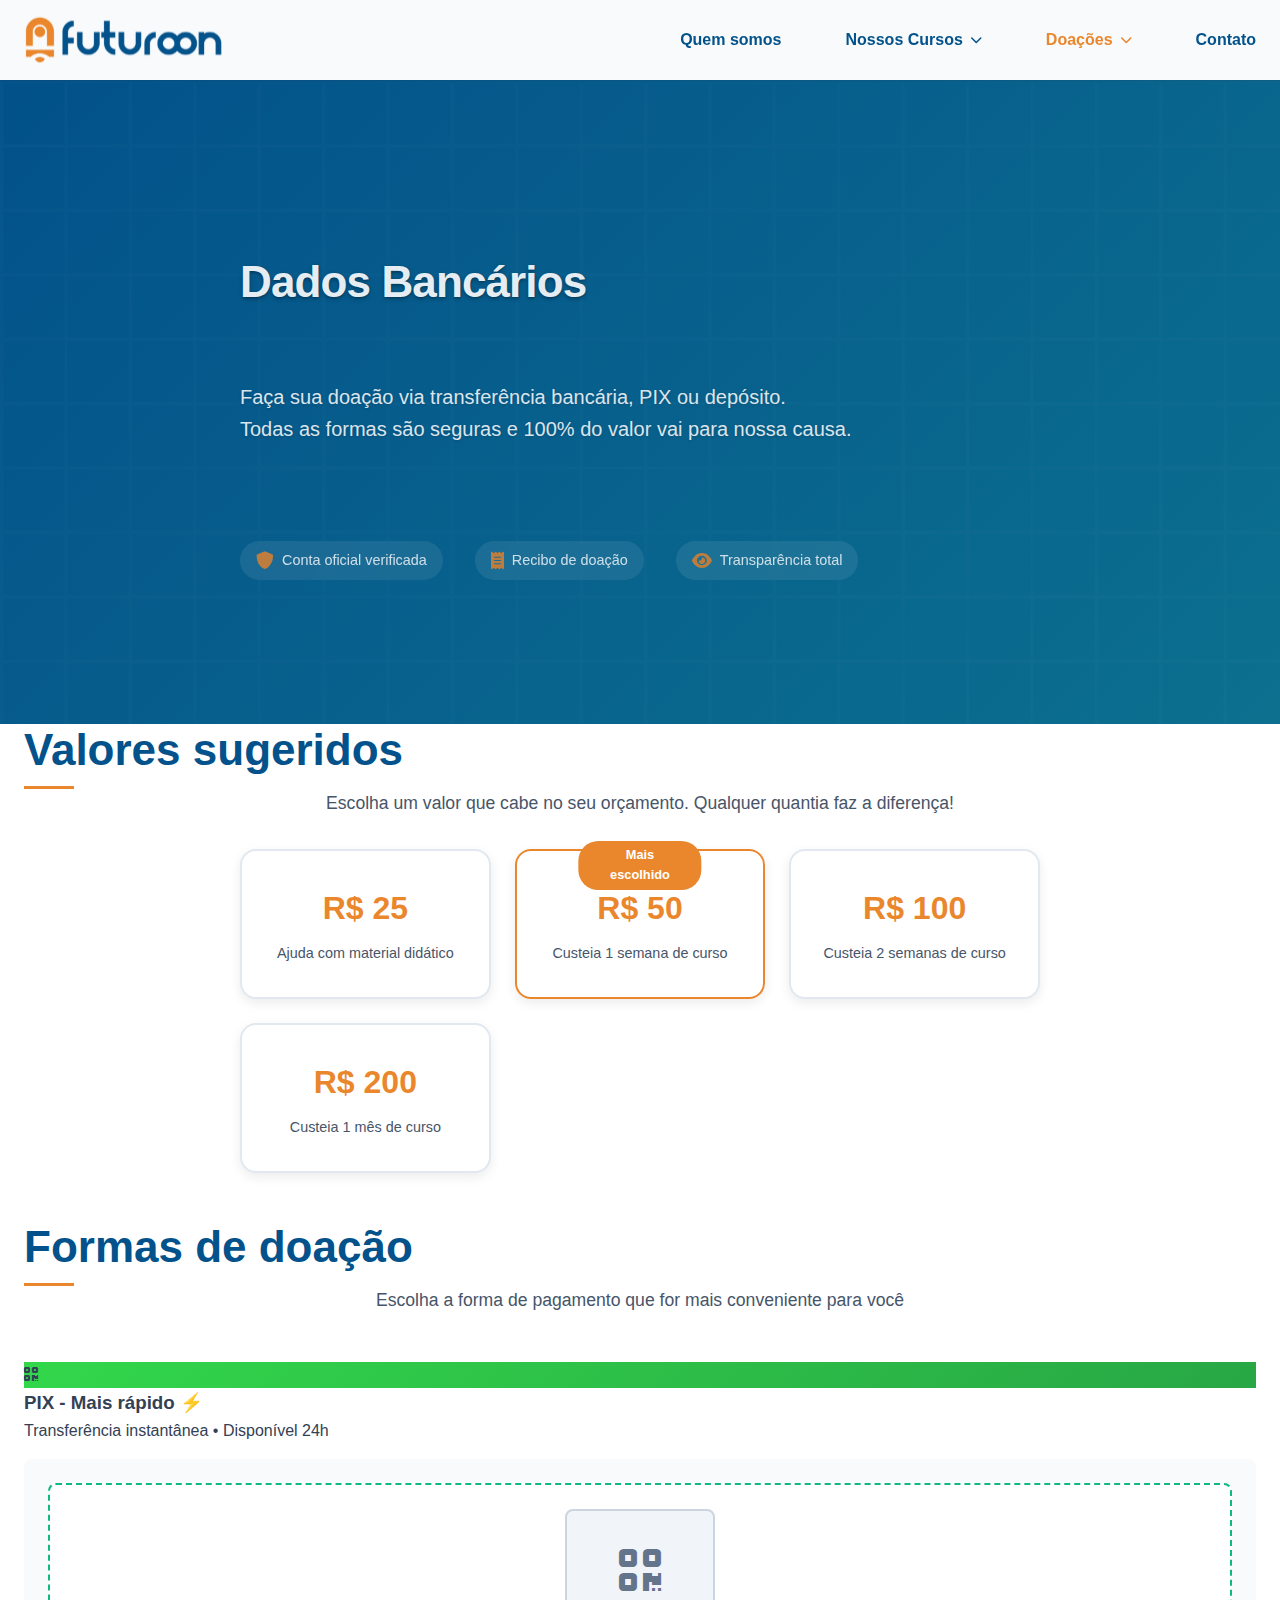
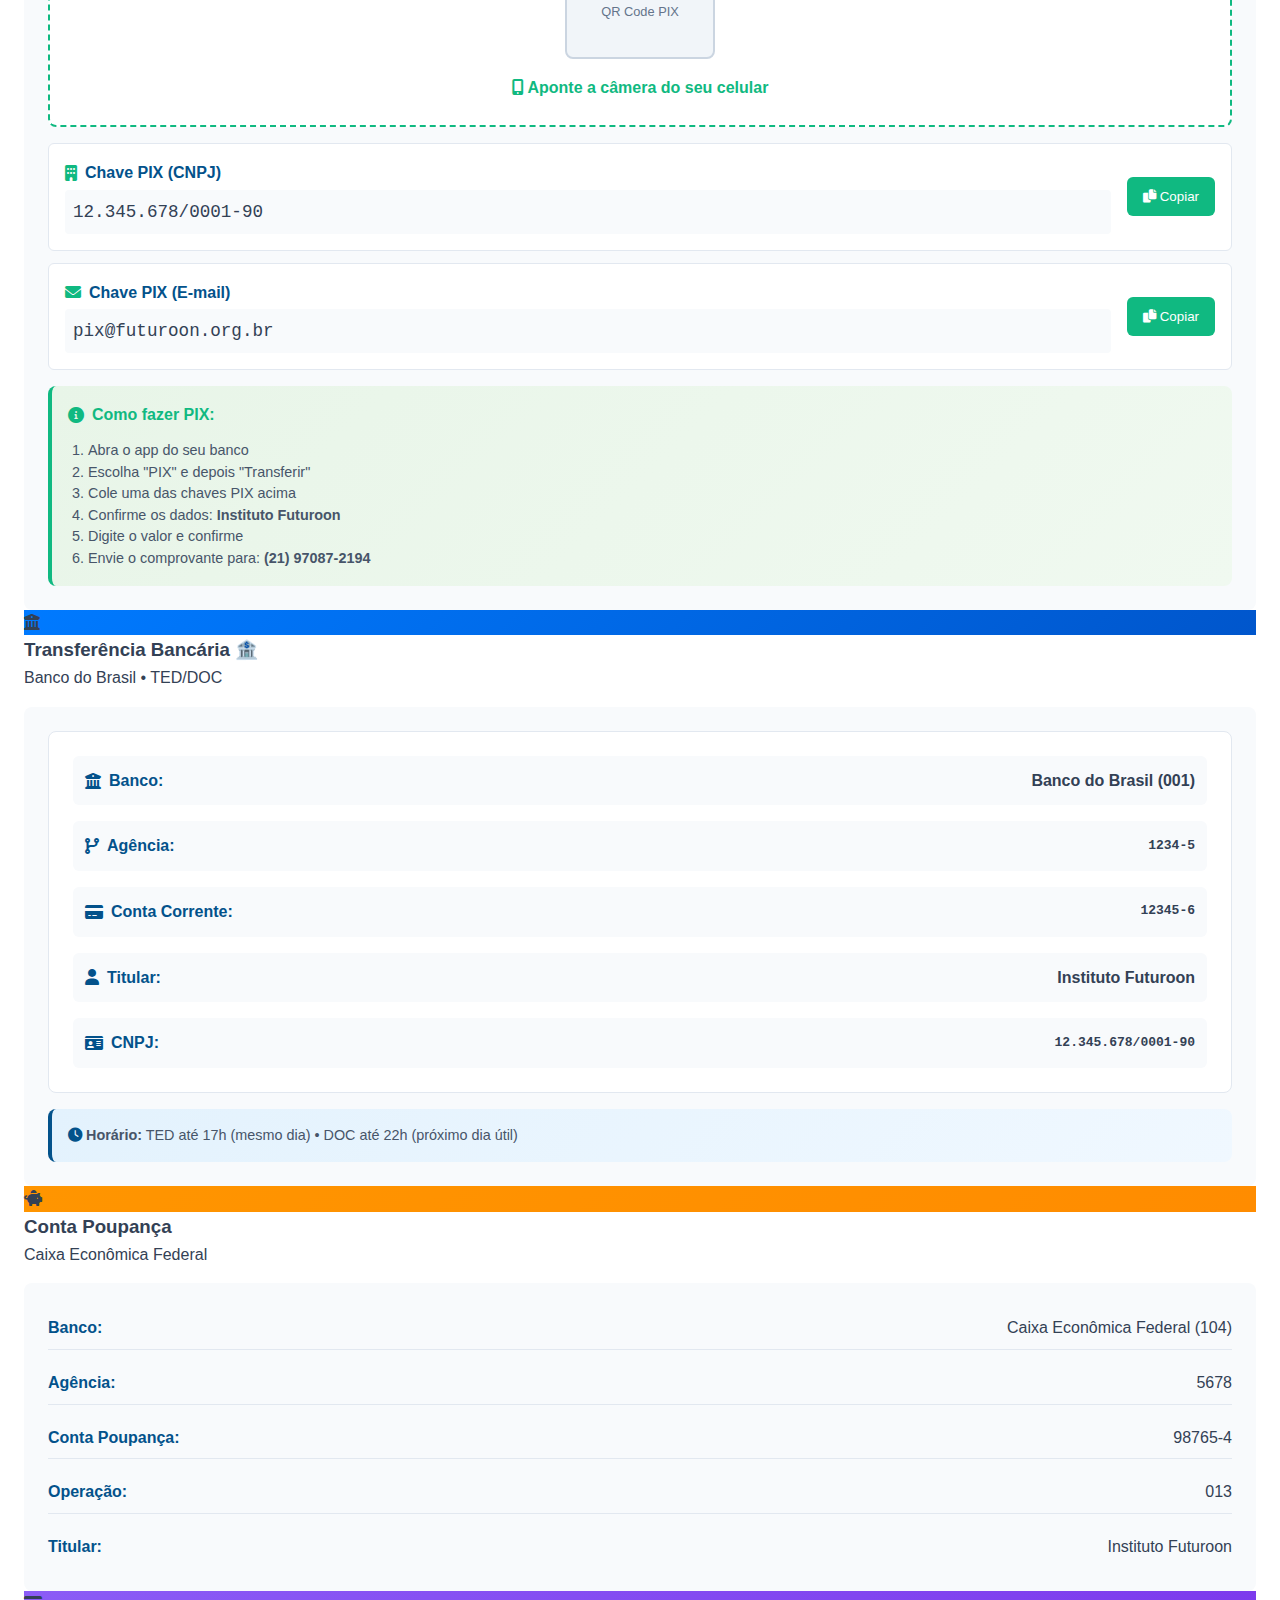
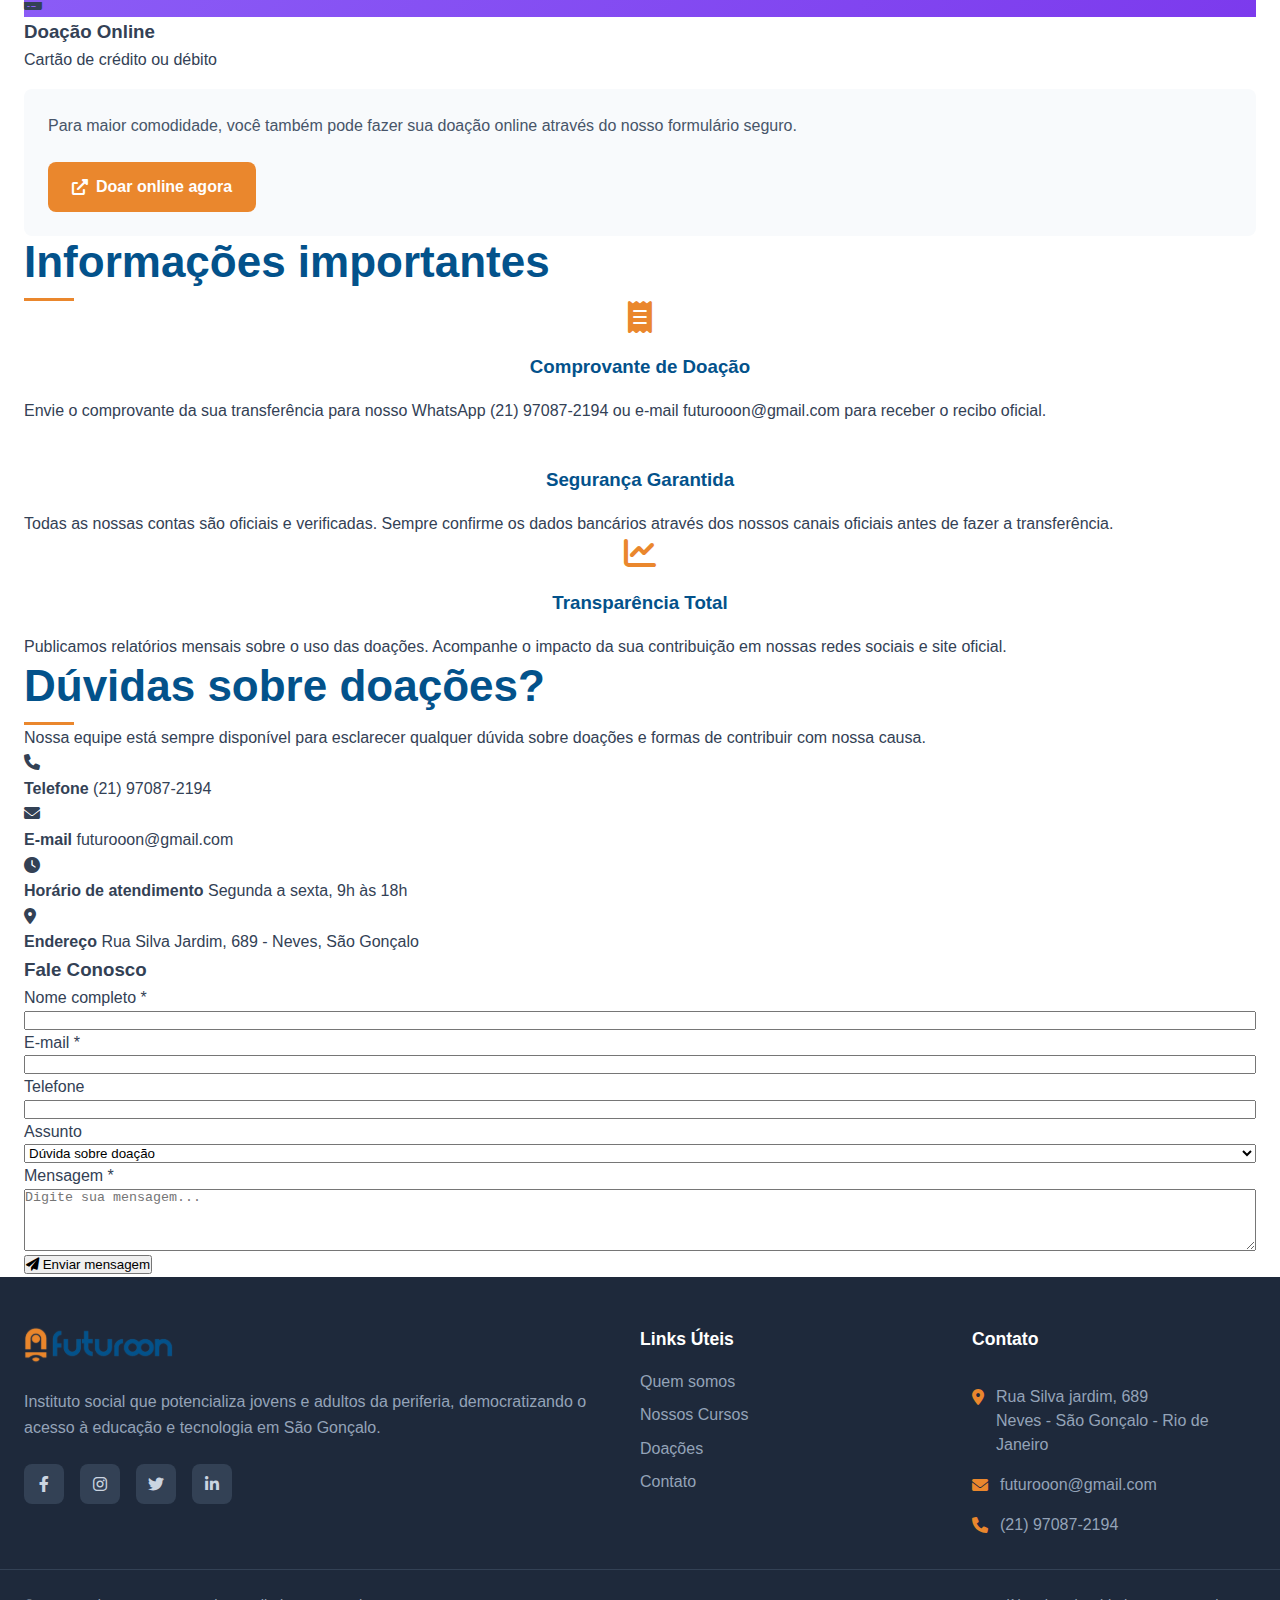
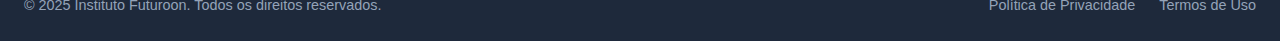
<file: dados-bancarios.html>
<!DOCTYPE html>
<html lang="pt-br">

<head>
    <meta charset="utf-8">
    <meta name="viewport" content="width=device-width, initial-scale=1">
    <title>Dados Bancários - Futuroon</title>
    <meta name="description"
        content="Dados bancários da Futuroon para doações via transferência bancária, PIX e depósito. Apoie nossa causa de forma segura e transparente.">
    <link rel="stylesheet" href="assets/css/main.css">
    <link rel="stylesheet" href="assets/css/donation.css">
    <link rel="stylesheet" href="https://cdnjs.cloudflare.com/ajax/libs/font-awesome/6.0.0-beta3/css/all.min.css">
</head>

<body>
    <header class="header">
        <nav class="nav">
            <a class="logo" href="index.html">
                <img alt="Futuroon" loading="lazy" width="200" height="62" src="assets/futuroon.svg">
            </a>
            <button type="button" aria-label="Abrir menu" class="menu-button">
                <svg viewbox="0 0 24 24" class="menu-icon" stroke="currentColor" fill="none" stroke-width="2">
                    <path stroke-linecap="round" stroke-linejoin="round" d="M4 6h16M4 12h16M4 18h16"></path>
                </svg>
            </button>
            <div class="menu">
                <a class="menu-link" href="index.html#quem-somos">Quem somos</a>
                <div class="dropdown">
                    <button class="menu-link dropdown-toggle" type="button" aria-expanded="false">
                        Nossos Cursos
                        <i class="fas fa-chevron-down dropdown-arrow"></i>
                    </button>
                    <div class="dropdown-menu">
                        <a class="dropdown-item" href="letramento-digital.html">
                            <i class="fas fa-laptop"></i>
                            <span>Letramento Digital</span>
                        </a>
                        <a class="dropdown-item" href="programacao.html">
                            <i class="fas fa-code"></i>
                            <span>Programação</span>
                        </a>
                        <a class="dropdown-item" href="games.html">
                            <i class="fas fa-gamepad"></i>
                            <span>Games</span>
                        </a>
                        <a class="dropdown-item" href="ingles.html">
                            <i class="fas fa-globe"></i>
                            <span>Inglês (online)</span>
                        </a>
                        <a class="dropdown-item" href="letramento-melhor-idade.html">
                            <i class="fas fa-heart"></i>
                            <span>Letramento Digital - Melhor Idade</span>
                        </a>
                    </div>
                </div>
                <div class="dropdown">
                    <button class="menu-link dropdown-toggle active" type="button" aria-expanded="false">
                        Doações
                        <i class="fas fa-chevron-down dropdown-arrow"></i>
                    </button>
                    <div class="dropdown-menu">
                        <a class="dropdown-item" href="doacao.html">
                            <i class="fas fa-credit-card"></i>
                            <span>Doação online</span>
                        </a>
                        <a class="dropdown-item" href="apadrinhe-aluno.html">
                            <i class="fas fa-user-friends"></i>
                            <span>Apadrinhe um aluno</span>
                        </a>
                        <a class="dropdown-item active" href="dados-bancarios.html">
                            <i class="fas fa-university"></i>
                            <span>Dados bancários</span>
                        </a>
                    </div>
                </div>
                <a class="menu-link" href="index.html#contato">Contato</a>
            </div>
        </nav>
    </header>

    <main>
        <!-- Hero Section -->
        <section class="donation-hero">
            <div class="hero-overlay"></div>
            <div class="container">
                <div class="hero-content">
                    <h1 class="hero-title">
                        Dados Bancários
                    </h1>
                    <p class="hero-subtitle">
                        Faça sua doação via transferência bancária, PIX ou depósito.<br>
                        Todas as formas são seguras e 100% do valor vai para nossa causa.
                    </p>
                    <div class="trust-indicators">
                        <div class="trust-badge">
                            <i class="fas fa-shield-alt"></i>
                            <span>Conta oficial verificada</span>
                        </div>
                        <div class="trust-badge">
                            <i class="fas fa-receipt"></i>
                            <span>Recibo de doação</span>
                        </div>
                        <div class="trust-badge">
                            <i class="fas fa-eye"></i>
                            <span>Transparência total</span>
                        </div>
                    </div>
                </div>
            </div>
        </section>

        <!-- Quick Donation Values -->
        <section class="course-overview">
            <div class="container">
                <div style="text-align: center; margin-bottom: 3rem;">
                    <h2 class="section-title">Valores sugeridos</h2>
                    <p style="color: var(--gray-600); font-size: 1.1rem; margin-bottom: 2rem;">
                        Escolha um valor que cabe no seu orçamento. Qualquer quantia faz a diferença!
                    </p>
                    <div style="display: grid; grid-template-columns: repeat(auto-fit, minmax(200px, 1fr)); gap: 1.5rem; max-width: 800px; margin: 0 auto;">
                        <div style="background: white; padding: 2rem; border-radius: var(--border-radius-xl); box-shadow: var(--box-shadow-md); border: 2px solid var(--gray-200); text-align: center; transition: var(--transition-smooth);" onmouseover="this.style.borderColor='var(--primary-orange)'; this.style.transform='translateY(-4px)'" onmouseout="this.style.borderColor='var(--gray-200)'; this.style.transform='translateY(0)'">
                            <div style="font-size: 2rem; font-weight: 700; color: var(--primary-orange); margin-bottom: 0.5rem;">R$ 25</div>
                            <div style="color: var(--gray-600); font-size: 0.9rem;">Ajuda com material didático</div>
                        </div>
                        <div style="background: white; padding: 2rem; border-radius: var(--border-radius-xl); box-shadow: var(--box-shadow-md); border: 2px solid var(--primary-orange); text-align: center; position: relative;">
                            <div style="position: absolute; top: -10px; left: 50%; transform: translateX(-50%); background: var(--primary-orange); color: white; padding: 0.25rem 1rem; border-radius: 20px; font-size: 0.8rem; font-weight: 600;">Mais escolhido</div>
                            <div style="font-size: 2rem; font-weight: 700; color: var(--primary-orange); margin-bottom: 0.5rem;">R$ 50</div>
                            <div style="color: var(--gray-600); font-size: 0.9rem;">Custeia 1 semana de curso</div>
                        </div>
                        <div style="background: white; padding: 2rem; border-radius: var(--border-radius-xl); box-shadow: var(--box-shadow-md); border: 2px solid var(--gray-200); text-align: center; transition: var(--transition-smooth);" onmouseover="this.style.borderColor='var(--primary-orange)'; this.style.transform='translateY(-4px)'" onmouseout="this.style.borderColor='var(--gray-200)'; this.style.transform='translateY(0)'">
                            <div style="font-size: 2rem; font-weight: 700; color: var(--primary-orange); margin-bottom: 0.5rem;">R$ 100</div>
                            <div style="color: var(--gray-600); font-size: 0.9rem;">Custeia 2 semanas de curso</div>
                        </div>
                        <div style="background: white; padding: 2rem; border-radius: var(--border-radius-xl); box-shadow: var(--box-shadow-md); border: 2px solid var(--gray-200); text-align: center; transition: var(--transition-smooth);" onmouseover="this.style.borderColor='var(--primary-orange)'; this.style.transform='translateY(-4px)'" onmouseout="this.style.borderColor='var(--gray-200)'; this.style.transform='translateY(0)'">
                            <div style="font-size: 2rem; font-weight: 700; color: var(--primary-orange); margin-bottom: 0.5rem;">R$ 200</div>
                            <div style="color: var(--gray-600); font-size: 0.9rem;">Custeia 1 mês de curso</div>
                        </div>
                    </div>
                </div>
            </div>
        </section>

        <!-- Bank Data Section -->
        <section class="course-content">
            <div class="container">
                <h2 class="section-title">Formas de doação</h2>
                <p style="text-align: center; color: var(--gray-600); margin-bottom: 3rem; font-size: 1.1rem;">
                    Escolha a forma de pagamento que for mais conveniente para você
                </p>
                <div class="content-modules">
                    <!-- PIX -->
                    <div class="module">
                        <div class="module-header">
                            <div class="module-icon" style="background: linear-gradient(135deg, #32D74B, #28a745);">
                                <i class="fas fa-qrcode"></i>
                            </div>
                            <div class="module-info">
                                <h3>PIX - Mais rápido ⚡</h3>
                                <span>Transferência instantânea • Disponível 24h</span>
                            </div>
                        </div>
                        <div style="padding: 1.5rem; background: var(--gray-50); border-radius: var(--border-radius-md); margin-top: 1rem;">
                            <div style="display: grid; gap: 1rem;">
                                <!-- QR Code Section -->
                                <div style="text-align: center; padding: 1.5rem; background: white; border-radius: var(--border-radius-md); border: 2px dashed var(--success);">
                                    <div style="width: 150px; height: 150px; background: var(--gray-100); border-radius: var(--border-radius-md); margin: 0 auto 1rem; display: flex; align-items: center; justify-content: center; border: 2px solid var(--gray-300);">
                                        <div style="text-align: center; color: var(--gray-500);">
                                            <i class="fas fa-qrcode" style="font-size: 3rem; margin-bottom: 0.5rem;"></i>
                                            <div style="font-size: 0.8rem;">QR Code PIX</div>
                                        </div>
                                    </div>
                                    <p style="color: var(--success); font-weight: 600; margin: 0;">
                                        <i class="fas fa-mobile-alt"></i> Aponte a câmera do seu celular
                                    </p>
                                </div>

                                <!-- PIX Keys -->
                                <div style="display: grid; gap: 0.75rem;">
                                    <div style="display: flex; justify-content: space-between; align-items: center; padding: 1rem; background: white; border-radius: var(--border-radius-sm); border: 1px solid var(--gray-200); transition: var(--transition-smooth);" onmouseover="this.style.borderColor='var(--success)'" onmouseout="this.style.borderColor='var(--gray-200)'">
                                        <div style="flex: 1;">
                                            <div style="display: flex; align-items: center; gap: 0.5rem; margin-bottom: 0.25rem;">
                                                <i class="fas fa-building" style="color: var(--success);"></i>
                                                <strong style="color: var(--primary-blue);">Chave PIX (CNPJ)</strong>
                                            </div>
                                            <div style="font-family: monospace; font-size: 1.1rem; color: var(--gray-700); background: var(--gray-50); padding: 0.5rem; border-radius: 4px;">12.345.678/0001-90</div>
                                        </div>
                                        <button onclick="copyToClipboard('12.345.678/0001-90', this)" style="background: var(--success); color: white; border: none; padding: 0.75rem 1rem; border-radius: var(--border-radius-sm); cursor: pointer; transition: var(--transition-smooth); margin-left: 1rem;">
                                            <i class="fas fa-copy"></i> Copiar
                                        </button>
                                    </div>
                                    <div style="display: flex; justify-content: space-between; align-items: center; padding: 1rem; background: white; border-radius: var(--border-radius-sm); border: 1px solid var(--gray-200); transition: var(--transition-smooth);" onmouseover="this.style.borderColor='var(--success)'" onmouseout="this.style.borderColor='var(--gray-200)'">
                                        <div style="flex: 1;">
                                            <div style="display: flex; align-items: center; gap: 0.5rem; margin-bottom: 0.25rem;">
                                                <i class="fas fa-envelope" style="color: var(--success);"></i>
                                                <strong style="color: var(--primary-blue);">Chave PIX (E-mail)</strong>
                                            </div>
                                            <div style="font-family: monospace; font-size: 1.1rem; color: var(--gray-700); background: var(--gray-50); padding: 0.5rem; border-radius: 4px;">pix@futuroon.org.br</div>
                                        </div>
                                        <button onclick="copyToClipboard('pix@futuroon.org.br', this)" style="background: var(--success); color: white; border: none; padding: 0.75rem 1rem; border-radius: var(--border-radius-sm); cursor: pointer; transition: var(--transition-smooth); margin-left: 1rem;">
                                            <i class="fas fa-copy"></i> Copiar
                                        </button>
                                    </div>
                                </div>

                                <!-- Instructions -->
                                <div style="background: linear-gradient(135deg, #e8f5e8, #f0f9f0); padding: 1rem; border-radius: var(--border-radius-md); border-left: 4px solid var(--success);">
                                    <h4 style="color: var(--success); margin-bottom: 0.75rem; display: flex; align-items: center; gap: 0.5rem;">
                                        <i class="fas fa-info-circle"></i> Como fazer PIX:
                                    </h4>
                                    <ol style="color: var(--gray-600); font-size: 0.9rem; line-height: 1.5; margin: 0; padding-left: 1.25rem;">
                                        <li>Abra o app do seu banco</li>
                                        <li>Escolha "PIX" e depois "Transferir"</li>
                                        <li>Cole uma das chaves PIX acima</li>
                                        <li>Confirme os dados: <strong>Instituto Futuroon</strong></li>
                                        <li>Digite o valor e confirme</li>
                                        <li>Envie o comprovante para: <strong>(21) 97087-2194</strong></li>
                                    </ol>
                                </div>
                            </div>
                        </div>
                    </div>

                    <!-- Conta Corrente -->
                    <div class="module">
                        <div class="module-header">
                            <div class="module-icon" style="background: linear-gradient(135deg, #007AFF, #0056CC);">
                                <i class="fas fa-university"></i>
                            </div>
                            <div class="module-info">
                                <h3>Transferência Bancária 🏦</h3>
                                <span>Banco do Brasil • TED/DOC</span>
                            </div>
                        </div>
                        <div style="padding: 1.5rem; background: var(--gray-50); border-radius: var(--border-radius-md); margin-top: 1rem;">
                            <div style="background: white; padding: 1.5rem; border-radius: var(--border-radius-md); border: 1px solid var(--gray-200); margin-bottom: 1rem;">
                                <div style="display: grid; gap: 1rem;">
                                    <div style="display: flex; justify-content: space-between; align-items: center; padding: 0.75rem; background: var(--gray-50); border-radius: var(--border-radius-sm);">
                                        <div style="display: flex; align-items: center; gap: 0.5rem;">
                                            <i class="fas fa-university" style="color: var(--primary-blue);"></i>
                                            <strong style="color: var(--primary-blue);">Banco:</strong>
                                        </div>
                                        <span style="font-weight: 600;">Banco do Brasil (001)</span>
                                    </div>
                                    <div style="display: flex; justify-content: space-between; align-items: center; padding: 0.75rem; background: var(--gray-50); border-radius: var(--border-radius-sm);">
                                        <div style="display: flex; align-items: center; gap: 0.5rem;">
                                            <i class="fas fa-code-branch" style="color: var(--primary-blue);"></i>
                                            <strong style="color: var(--primary-blue);">Agência:</strong>
                                        </div>
                                        <span style="font-weight: 600; font-family: monospace;">1234-5</span>
                                    </div>
                                    <div style="display: flex; justify-content: space-between; align-items: center; padding: 0.75rem; background: var(--gray-50); border-radius: var(--border-radius-sm);">
                                        <div style="display: flex; align-items: center; gap: 0.5rem;">
                                            <i class="fas fa-credit-card" style="color: var(--primary-blue);"></i>
                                            <strong style="color: var(--primary-blue);">Conta Corrente:</strong>
                                        </div>
                                        <span style="font-weight: 600; font-family: monospace;">12345-6</span>
                                    </div>
                                    <div style="display: flex; justify-content: space-between; align-items: center; padding: 0.75rem; background: var(--gray-50); border-radius: var(--border-radius-sm);">
                                        <div style="display: flex; align-items: center; gap: 0.5rem;">
                                            <i class="fas fa-user" style="color: var(--primary-blue);"></i>
                                            <strong style="color: var(--primary-blue);">Titular:</strong>
                                        </div>
                                        <span style="font-weight: 600;">Instituto Futuroon</span>
                                    </div>
                                    <div style="display: flex; justify-content: space-between; align-items: center; padding: 0.75rem; background: var(--gray-50); border-radius: var(--border-radius-sm);">
                                        <div style="display: flex; align-items: center; gap: 0.5rem;">
                                            <i class="fas fa-id-card" style="color: var(--primary-blue);"></i>
                                            <strong style="color: var(--primary-blue);">CNPJ:</strong>
                                        </div>
                                        <span style="font-weight: 600; font-family: monospace;">12.345.678/0001-90</span>
                                    </div>
                                </div>
                            </div>
                            <div style="background: linear-gradient(135deg, #e3f2fd, #f0f8ff); padding: 1rem; border-radius: var(--border-radius-md); border-left: 4px solid var(--primary-blue);">
                                <p style="color: var(--gray-600); font-size: 0.9rem; margin: 0; line-height: 1.5;">
                                    <i class="fas fa-clock" style="color: var(--primary-blue);"></i> 
                                    <strong>Horário:</strong> TED até 17h (mesmo dia) • DOC até 22h (próximo dia útil)
                                </p>
                            </div>
                        </div>
                    </div>

                    <!-- Poupança -->
                    <div class="module">
                        <div class="module-header">
                            <div class="module-icon" style="background: linear-gradient(135deg, #FF9500, #FF8C00);">
                                <i class="fas fa-piggy-bank"></i>
                            </div>
                            <div class="module-info">
                                <h3>Conta Poupança</h3>
                                <span>Caixa Econômica Federal</span>
                            </div>
                        </div>
                        <div style="padding: 1.5rem; background: var(--gray-50); border-radius: var(--border-radius-md); margin-top: 1rem;">
                            <div style="display: grid; gap: 0.75rem;">
                                <div style="display: flex; justify-content: space-between; padding: 0.5rem 0; border-bottom: 1px solid var(--gray-200);">
                                    <strong style="color: var(--primary-blue);">Banco:</strong>
                                    <span>Caixa Econômica Federal (104)</span>
                                </div>
                                <div style="display: flex; justify-content: space-between; padding: 0.5rem 0; border-bottom: 1px solid var(--gray-200);">
                                    <strong style="color: var(--primary-blue);">Agência:</strong>
                                    <span>5678</span>
                                </div>
                                <div style="display: flex; justify-content: space-between; padding: 0.5rem 0; border-bottom: 1px solid var(--gray-200);">
                                    <strong style="color: var(--primary-blue);">Conta Poupança:</strong>
                                    <span>98765-4</span>
                                </div>
                                <div style="display: flex; justify-content: space-between; padding: 0.5rem 0; border-bottom: 1px solid var(--gray-200);">
                                    <strong style="color: var(--primary-blue);">Operação:</strong>
                                    <span>013</span>
                                </div>
                                <div style="display: flex; justify-content: space-between; padding: 0.5rem 0;">
                                    <strong style="color: var(--primary-blue);">Titular:</strong>
                                    <span>Instituto Futuroon</span>
                                </div>
                            </div>
                        </div>
                    </div>

                    <!-- Cartão de Crédito -->
                    <div class="module">
                        <div class="module-header">
                            <div class="module-icon" style="background: linear-gradient(135deg, #8B5CF6, #7C3AED);">
                                <i class="fas fa-credit-card"></i>
                            </div>
                            <div class="module-info">
                                <h3>Doação Online</h3>
                                <span>Cartão de crédito ou débito</span>
                            </div>
                        </div>
                        <div style="padding: 1.5rem; background: var(--gray-50); border-radius: var(--border-radius-md); margin-top: 1rem;">
                            <p style="color: var(--gray-600); margin-bottom: 1.5rem;">
                                Para maior comodidade, você também pode fazer sua doação online através do nosso formulário seguro.
                            </p>
                            <a href="doacao.html" style="display: inline-flex; align-items: center; gap: 0.5rem; background: var(--primary-orange); color: white; padding: 0.75rem 1.5rem; border-radius: var(--border-radius-md); text-decoration: none; font-weight: 600;">
                                <i class="fas fa-external-link-alt"></i>
                                Doar online agora
                            </a>
                        </div>
                    </div>
                </div>
            </div>
        </section>

        <!-- Important Information -->
        <section class="testimonials">
            <div class="container">
                <h2 class="section-title">Informações importantes</h2>
                <div class="testimonials-grid">
                    <div class="testimonial">
                        <div class="testimonial-content">
                            <div style="text-align: center; margin-bottom: 1rem;">
                                <i class="fas fa-receipt" style="font-size: 2rem; color: var(--primary-orange);"></i>
                            </div>
                            <h3 style="color: var(--primary-blue); text-align: center; margin-bottom: 1rem;">Comprovante de Doação</h3>
                            <p>Envie o comprovante da sua transferência para nosso WhatsApp (21) 97087-2194 ou e-mail futurooon@gmail.com para receber o recibo oficial.</p>
                        </div>
                    </div>

                    <div class="testimonial">
                        <div class="testimonial-content">
                            <div style="text-align: center; margin-bottom: 1rem;">
                                <i class="fas fa-shield-check" style="font-size: 2rem; color: var(--primary-orange);"></i>
                            </div>
                            <h3 style="color: var(--primary-blue); text-align: center; margin-bottom: 1rem;">Segurança Garantida</h3>
                            <p>Todas as nossas contas são oficiais e verificadas. Sempre confirme os dados bancários através dos nossos canais oficiais antes de fazer a transferência.</p>
                        </div>
                    </div>

                    <div class="testimonial">
                        <div class="testimonial-content">
                            <div style="text-align: center; margin-bottom: 1rem;">
                                <i class="fas fa-chart-line" style="font-size: 2rem; color: var(--primary-orange);"></i>
                            </div>
                            <h3 style="color: var(--primary-blue); text-align: center; margin-bottom: 1rem;">Transparência Total</h3>
                            <p>Publicamos relatórios mensais sobre o uso das doações. Acompanhe o impacto da sua contribuição em nossas redes sociais e site oficial.</p>
                        </div>
                    </div>
                </div>
            </div>
        </section>

        <!-- Contact for Doubts -->
        <section class="enrollment">
            <div class="container">
                <div class="enrollment-content">
                    <div class="enrollment-info">
                        <h2 class="section-title">Dúvidas sobre doações?</h2>
                        <p class="enrollment-description">
                            Nossa equipe está sempre disponível para esclarecer qualquer dúvida 
                            sobre doações e formas de contribuir com nossa causa.
                        </p>
                        <div class="enrollment-details">
                            <div class="detail-item">
                                <i class="fas fa-phone"></i>
                                <div>
                                    <strong>Telefone</strong>
                                    <span>(21) 97087-2194</span>
                                </div>
                            </div>
                            <div class="detail-item">
                                <i class="fas fa-envelope"></i>
                                <div>
                                    <strong>E-mail</strong>
                                    <span>futurooon@gmail.com</span>
                                </div>
                            </div>
                            <div class="detail-item">
                                <i class="fas fa-clock"></i>
                                <div>
                                    <strong>Horário de atendimento</strong>
                                    <span>Segunda a sexta, 9h às 18h</span>
                                </div>
                            </div>
                            <div class="detail-item">
                                <i class="fas fa-map-marker-alt"></i>
                                <div>
                                    <strong>Endereço</strong>
                                    <span>Rua Silva Jardim, 689 - Neves, São Gonçalo</span>
                                </div>
                            </div>
                        </div>
                    </div>
                    <div class="enrollment-form">
                        <form class="contact-form">
                            <h3>Fale Conosco</h3>
                            <div class="form-group">
                                <label for="name">Nome completo *</label>
                                <input type="text" id="name" name="name" required>
                            </div>
                            <div class="form-group">
                                <label for="email">E-mail *</label>
                                <input type="email" id="email" name="email" required>
                            </div>
                            <div class="form-group">
                                <label for="phone">Telefone</label>
                                <input type="tel" id="phone" name="phone">
                            </div>
                            <div class="form-group">
                                <label for="subject">Assunto</label>
                                <select id="subject" name="subject">
                                    <option value="duvida-doacao">Dúvida sobre doação</option>
                                    <option value="comprovante">Enviar comprovante</option>
                                    <option value="recibo">Solicitar recibo</option>
                                    <option value="outros">Outros</option>
                                </select>
                            </div>
                            <div class="form-group">
                                <label for="message">Mensagem *</label>
                                <textarea id="message" name="message" rows="4" placeholder="Digite sua mensagem..." required></textarea>
                            </div>
                            <button type="submit" class="submit-btn">
                                <i class="fas fa-paper-plane"></i>
                                Enviar mensagem
                            </button>
                        </form>
                    </div>
                </div>
            </div>
        </section>
    </main>

    <footer class="footer">
        <div class="container footer-container">
            <div class="footer-info">
                <div class="footer-logo">
                    <img src="assets/futuroon.svg" alt="Futuroon" width="150" loading="lazy">
                    <p class="footer-description">
                        Instituto social que potencializa jovens e adultos da periferia, democratizando o acesso à
                        educação e tecnologia em São Gonçalo.
                    </p>
                </div>
                <div class="footer-social">
                    <a href="#" class="social-icon" aria-label="Facebook"><i class="fab fa-facebook-f"></i></a>
                    <a href="#" class="social-icon" aria-label="Instagram"><i class="fab fa-instagram"></i></a>
                    <a href="#" class="social-icon" aria-label="Twitter"><i class="fab fa-twitter"></i></a>
                    <a href="#" class="social-icon" aria-label="LinkedIn"><i class="fab fa-linkedin-in"></i></a>
                </div>
            </div>

            <div class="footer-links">
                <h3>Links Úteis</h3>
                <ul>
                    <li><a href="index.html#quem-somos">Quem somos</a></li>
                    <li><a href="index.html#projetos">Nossos Cursos</a></li>
                    <li><a href="doacao.html">Doações</a></li>
                    <li><a href="index.html#contato">Contato</a></li>
                </ul>
            </div>

            <div class="footer-contact">
                <h3>Contato</h3>
                <div class="contact-item">
                    <i class="fas fa-map-marker-alt"></i>
                    <p>Rua Silva jardim, 689 <br>Neves - São Gonçalo - Rio de Janeiro</p>
                </div>
                <div class="contact-item">
                    <i class="fas fa-envelope"></i>
                    <p>futurooon@gmail.com</p>
                </div>
                <div class="contact-item">
                    <i class="fas fa-phone"></i>
                    <p>(21) 97087-2194</p>
                </div>
            </div>
        </div>
        <div class="footer-bottom">
            <div class="container">
                <p>&copy; 2025 Instituto Futuroon. Todos os direitos reservados.</p>
                <div class="footer-legal">
                    <a href="#">Política de Privacidade</a>
                    <a href="#">Termos de Uso</a>
                </div>
            </div>
        </div>
    </footer>

    <script src="script.js"></script>
    <script>
        function copyToClipboard(text, button) {
            navigator.clipboard.writeText(text).then(function() {
                // Feedback visual melhorado
                const originalContent = button.innerHTML;
                button.innerHTML = '<i class="fas fa-check"></i> Copiado!';
                button.style.background = 'var(--success)';
                
                // Mostrar notificação
                showNotification('Copiado para a área de transferência!', 'success');
                
                setTimeout(() => {
                    button.innerHTML = originalContent;
                    button.style.background = '';
                }, 2000);
            }).catch(function() {
                // Fallback para navegadores mais antigos
                const textArea = document.createElement('textarea');
                textArea.value = text;
                document.body.appendChild(textArea);
                textArea.select();
                document.execCommand('copy');
                document.body.removeChild(textArea);
                
                showNotification('Copiado para a área de transferência!', 'success');
            });
        }

        function showNotification(message, type) {
            // Criar notificação
            const notification = document.createElement('div');
            notification.style.cssText = `
                position: fixed;
                top: 20px;
                right: 20px;
                background: ${type === 'success' ? 'var(--success)' : 'var(--error)'};
                color: white;
                padding: 1rem 1.5rem;
                border-radius: var(--border-radius-md);
                box-shadow: var(--box-shadow-lg);
                z-index: 10000;
                font-weight: 600;
                transform: translateX(100%);
                transition: transform 0.3s ease;
            `;
            notification.innerHTML = `<i class="fas fa-${type === 'success' ? 'check' : 'times'}"></i> ${message}`;
            
            document.body.appendChild(notification);
            
            // Animar entrada
            setTimeout(() => {
                notification.style.transform = 'translateX(0)';
            }, 100);
            
            // Remover após 3 segundos
            setTimeout(() => {
                notification.style.transform = 'translateX(100%)';
                setTimeout(() => {
                    document.body.removeChild(notification);
                }, 300);
            }, 3000);
        }

        // Adicionar efeitos hover nos cards de valores
        document.addEventListener('DOMContentLoaded', function() {
            const valueCards = document.querySelectorAll('[onmouseover]');
            valueCards.forEach(card => {
                card.addEventListener('click', function() {
                    // Efeito de clique
                    this.style.transform = 'scale(0.95)';
                    setTimeout(() => {
                        this.style.transform = 'translateY(-4px)';
                    }, 150);
                });
            });
        });
    </script>
</body>

</html>
</file>
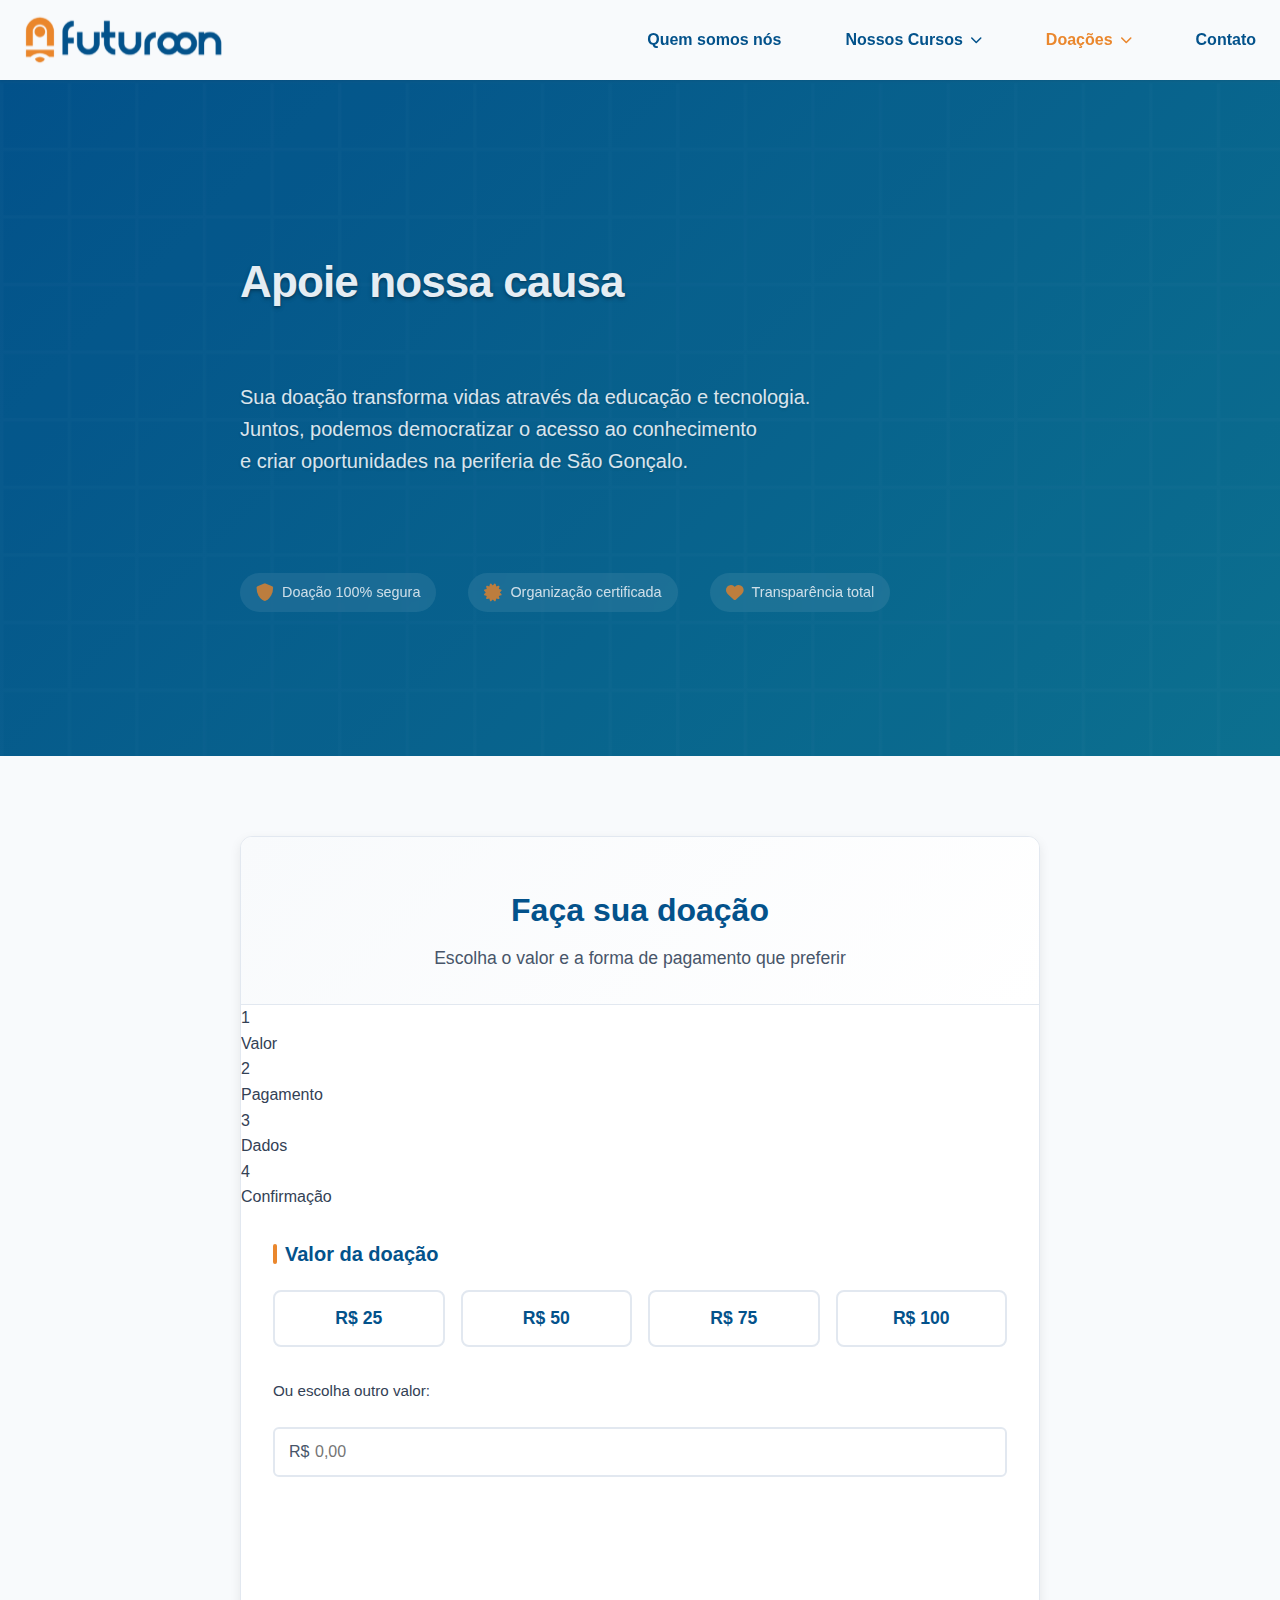
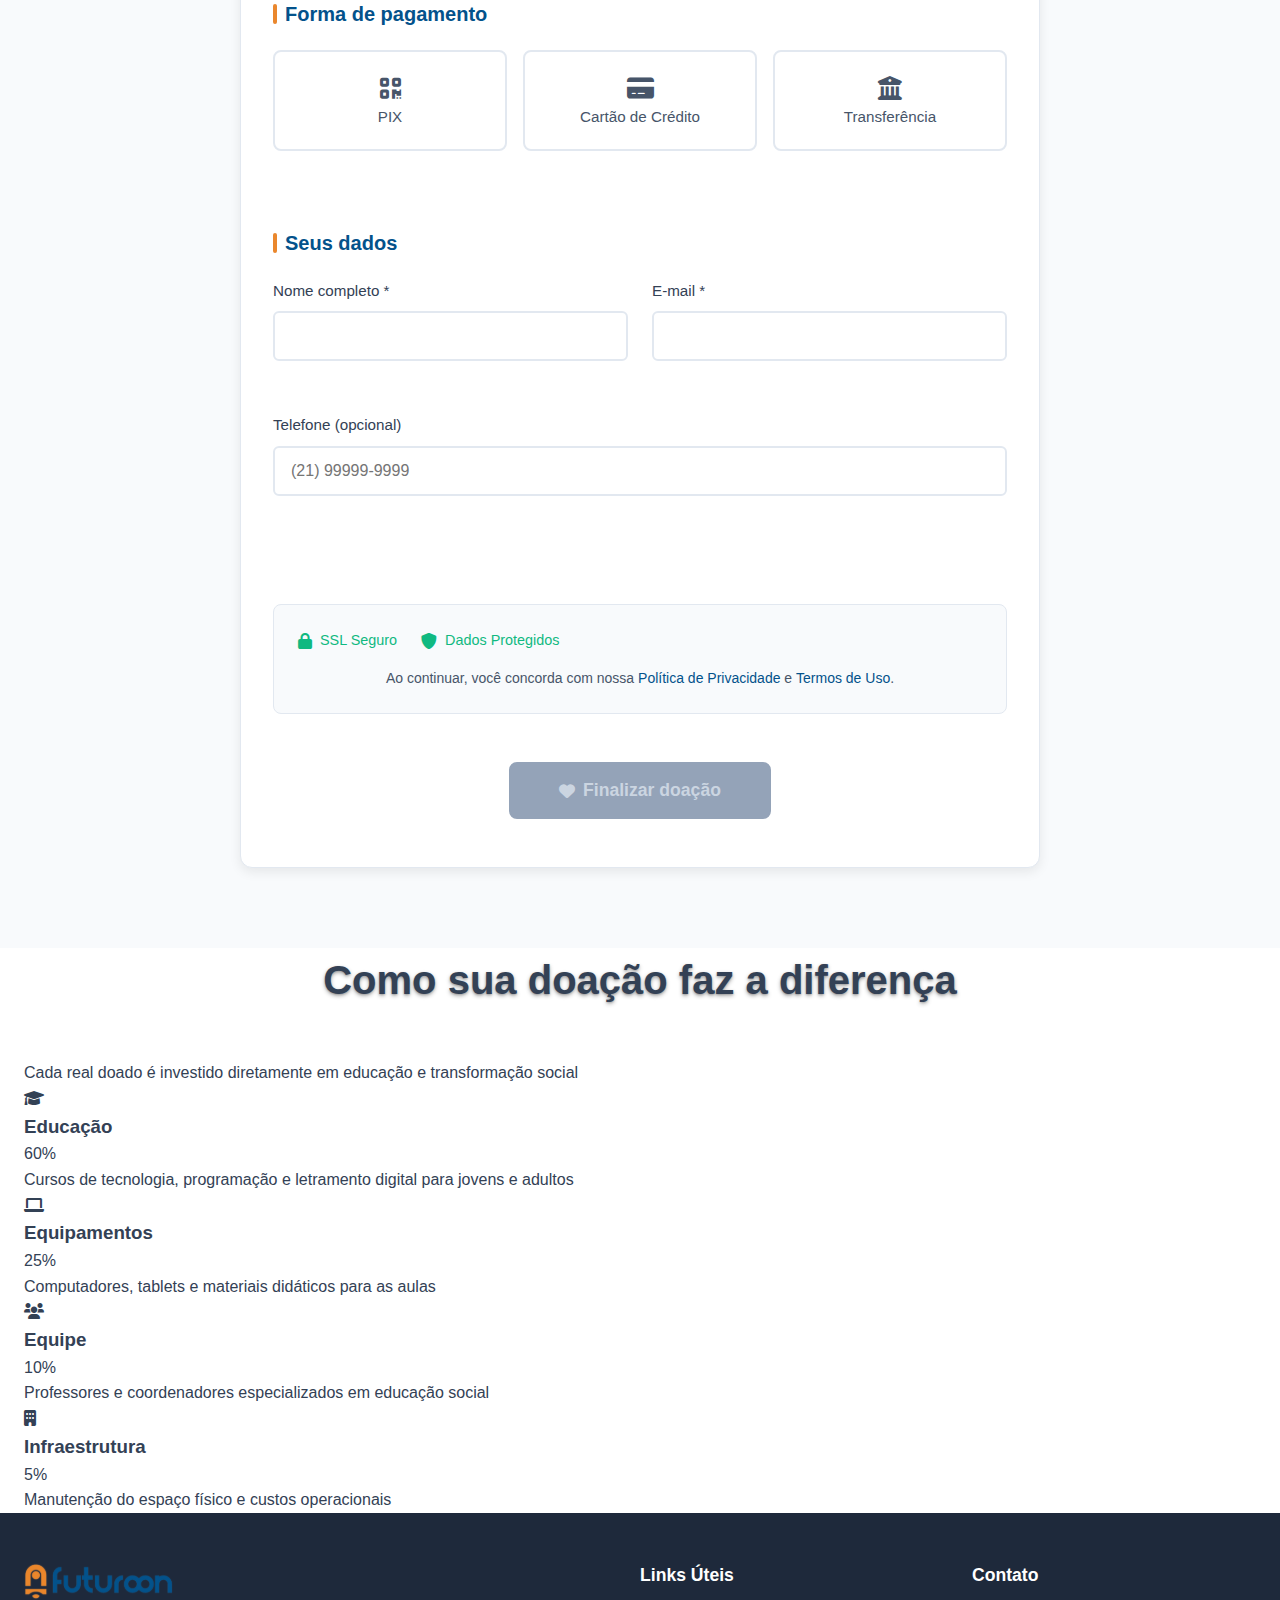
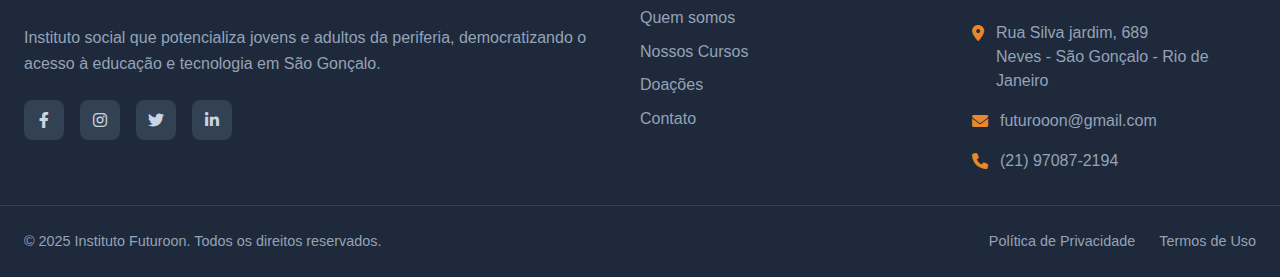
<file: doacao.html>
<!DOCTYPE html>
<html lang="pt-br">

<head>
    <meta charset="utf-8">
    <meta name="viewport" content="width=device-width, initial-scale=1">
    <title>Doações - Futuroon</title>
    <meta name="description"
        content="Apoie a Futuroon e ajude a transformar vidas através da educação e tecnologia na periferia de São Gonçalo.">
    <link rel="stylesheet" href="assets/css/main.css">
    <link rel="stylesheet" href="assets/css/donation.css">
    <link rel="stylesheet" href="https://cdnjs.cloudflare.com/ajax/libs/font-awesome/6.0.0-beta3/css/all.min.css">
</head>

<body>
    <a href="#main-content" class="skip-link">Pular para o conteúdo principal</a>
    <header class="header">
        <nav class="nav">
            <a class="logo" href="index.html">
                <img alt="Futuroon" loading="lazy" width="200" height="62" src="assets/futuroon.svg">
            </a>
            <button type="button" aria-label="Abrir menu" class="menu-button">
                <svg viewbox="0 0 24 24" class="menu-icon" stroke="currentColor" fill="none" stroke-width="2">
                    <path stroke-linecap="round" stroke-linejoin="round" d="M4 6h16M4 12h16M4 18h16"></path>
                </svg>
            </button>
            <div class="menu">
                <a class="menu-link" href="index.html#quem-somos">Quem somos nós</a>
                <div class="dropdown">
                    <button class="menu-link dropdown-toggle" type="button" aria-expanded="false">
                        Nossos Cursos
                        <i class="fas fa-chevron-down dropdown-arrow"></i>
                    </button>
                    <div class="dropdown-menu">
                        <a class="dropdown-item" href="letramento-digital.html">
                            <i class="fas fa-laptop"></i>
                            <span>Letramento Digital</span>
                        </a>
                        <a class="dropdown-item" href="programacao.html">
                            <i class="fas fa-code"></i>
                            <span>Programação</span>
                        </a>
                        <a class="dropdown-item" href="games.html">
                            <i class="fas fa-gamepad"></i>
                            <span>Games</span>
                        </a>
                        <a class="dropdown-item" href="ingles.html">
                            <i class="fas fa-globe"></i>
                            <span>Inglês (online)</span>
                        </a>
                        <a class="dropdown-item" href="letramento-melhor-idade.html">
                            <i class="fas fa-heart"></i>
                            <span>Letramento Digital - Melhor Idade</span>
                        </a>
                    </div>
                </div>
                <div class="dropdown">
                    <button class="menu-link dropdown-toggle active" type="button" aria-expanded="false">
                        Doações
                        <i class="fas fa-chevron-down dropdown-arrow"></i>
                    </button>
                    <div class="dropdown-menu">
                        <a class="dropdown-item active" href="doacao.html">
                            <i class="fas fa-credit-card"></i>
                            <span>Doação online</span>
                        </a>
                        <a class="dropdown-item" href="apadrinhe-aluno.html">
                            <i class="fas fa-user-friends"></i>
                            <span>Apadrinhe um aluno</span>
                        </a>
                        <a class="dropdown-item" href="dados-bancarios.html">
                            <i class="fas fa-university"></i>
                            <span>Dados bancários</span>
                        </a>
                    </div>
                </div>
                <a class="menu-link" href="index.html#contato">Contato</a>
            </div>
        </nav>
    </header>

    <main role="main" id="main-content">
        <!-- Hero Section -->
        <section class="donation-hero" aria-labelledby="hero-title">
            <div class="hero-overlay"></div>
            <div class="container">
                <div class="hero-content">
                    <h1 class="hero-title" id="hero-title">
                        Apoie nossa causa
                    </h1>
                    <p class="hero-subtitle">
                        Sua doação transforma vidas através da educação e tecnologia.<br>
                        Juntos, podemos democratizar o acesso ao conhecimento<br>
                        e criar oportunidades na periferia de São Gonçalo.
                    </p>
                    <div class="trust-indicators">
                        <div class="trust-badge">
                            <i class="fas fa-shield-alt"></i>
                            <span>Doação 100% segura</span>
                        </div>
                        <div class="trust-badge">
                            <i class="fas fa-certificate"></i>
                            <span>Organização certificada</span>
                        </div>
                        <div class="trust-badge">
                            <i class="fas fa-heart"></i>
                            <span>Transparência total</span>
                        </div>
                    </div>
                </div>
            </div>
        </section>

        <!-- Donation Form Section -->
        <section class="donation-form-section" aria-labelledby="form-title">
            <div class="container">
                <div class="donation-form-container">
                    <div class="form-header">
                        <h2 class="form-title" id="form-title">Faça sua doação</h2>
                        <p class="form-subtitle">Escolha o valor e a forma de pagamento que preferir</p>
                    </div>

                    <form class="donation-form" id="donationForm" novalidate aria-label="Formulário de doação"
                        role="form">
                        <!-- Security token field -->
                        <input type="hidden" id="securityToken" name="securityToken" value="">
                        <!-- Amount Selection -->
                        <div class="form-section">
                            <h3 class="section-title" id="amount-section-title">Valor da doação</h3>
                            <div class="amount-selection" role="group" aria-labelledby="amount-section-title">
                                <div class="predefined-amounts" role="group"
                                    aria-label="Valores predefinidos de doação">
                                    <button type="button" class="amount-btn" data-amount="25" aria-label="Doar 25 reais"
                                        tabindex="0">R$ 25</button>
                                    <button type="button" class="amount-btn" data-amount="50"
                                        aria-label="Doar 50 reais">R$ 50</button>
                                    <button type="button" class="amount-btn" data-amount="75"
                                        aria-label="Doar 75 reais">R$ 75</button>
                                    <button type="button" class="amount-btn" data-amount="100"
                                        aria-label="Doar 100 reais">R$ 100</button>
                                </div>
                                <div class="custom-amount">
                                    <label for="customAmount" class="form-label">Ou escolha outro valor:</label>
                                    <div class="input-group">
                                        <span class="input-prefix" aria-hidden="true">R$</span>
                                        <input type="number" id="customAmount" name="customAmount" class="form-input"
                                            placeholder="0,00" min="5" step="0.01"
                                            aria-describedby="amountError amount-help"
                                            aria-label="Valor personalizado da doação em reais">
                                    </div>
                                    <div class="sr-only" id="amount-help">Valor mínimo: 5 reais. Máximo: 10.000 reais
                                    </div>
                                    <div class="error-message" id="amountError" role="alert" aria-live="polite"></div>
                                </div>
                            </div>
                        </div>

                        <!-- Payment Method Selection -->
                        <div class="form-section">
                            <h3 class="section-title" id="payment-section-title">Forma de pagamento</h3>
                            <div class="payment-methods" role="group" aria-labelledby="payment-section-title">
                                <button type="button" class="payment-method-btn" data-method="pix"
                                    aria-label="Selecionar PIX como forma de pagamento" tabindex="0">
                                    <i class="fas fa-qrcode" aria-hidden="true"></i>
                                    <span>PIX</span>
                                </button>
                                <button type="button" class="payment-method-btn" data-method="credit_card"
                                    aria-label="Selecionar Cartão de Crédito como forma de pagamento">
                                    <i class="fas fa-credit-card" aria-hidden="true"></i>
                                    <span>Cartão de Crédito</span>
                                </button>
                                <button type="button" class="payment-method-btn" data-method="bank_transfer"
                                    aria-label="Selecionar Transferência Bancária como forma de pagamento">
                                    <i class="fas fa-university" aria-hidden="true"></i>
                                    <span>Transferência</span>
                                </button>
                            </div>
                        </div>

                        <!-- Donor Information -->
                        <div class="form-section">
                            <h3 class="section-title" id="donor-section-title">Seus dados</h3>
                            <div class="form-grid" role="group" aria-labelledby="donor-section-title">
                                <div class="form-group">
                                    <label for="donorName" class="form-label">Nome completo *</label>
                                    <input type="text" id="donorName" name="donorName" class="form-input" required
                                        aria-describedby="nameError name-help" aria-label="Nome completo do doador"
                                        autocomplete="name" spellcheck="false">
                                    <div class="sr-only" id="name-help">Campo obrigatório. Mínimo 2 caracteres</div>
                                    <div class="error-message" id="nameError" role="alert" aria-live="polite"></div>
                                </div>
                                <div class="form-group">
                                    <label for="donorEmail" class="form-label">E-mail *</label>
                                    <input type="email" id="donorEmail" name="donorEmail" class="form-input" required
                                        aria-describedby="emailError email-help"
                                        aria-label="Endereço de e-mail do doador" autocomplete="email"
                                        spellcheck="false">
                                    <div class="sr-only" id="email-help">Campo obrigatório. Formato: exemplo@email.com
                                    </div>
                                    <div class="error-message" id="emailError" role="alert" aria-live="polite"></div>
                                </div>
                                <div class="form-group">
                                    <label for="donorPhone" class="form-label">Telefone (opcional)</label>
                                    <input type="tel" id="donorPhone" name="donorPhone" class="form-input"
                                        placeholder="(21) 99999-9999" aria-describedby="phoneError phone-help"
                                        aria-label="Número de telefone do doador" autocomplete="tel">
                                    <div class="sr-only" id="phone-help">Campo opcional. Formato: (DD) 9XXXX-XXXX</div>
                                    <div class="error-message" id="phoneError" role="alert" aria-live="polite"></div>
                                </div>
                            </div>
                        </div>

                        <!-- Security and Privacy -->
                        <div class="form-section">
                            <div class="security-info">
                                <div class="security-badges">
                                    <div class="security-badge">
                                        <i class="fas fa-lock"></i>
                                        <span>SSL Seguro</span>
                                    </div>
                                    <div class="security-badge">
                                        <i class="fas fa-shield-alt"></i>
                                        <span>Dados Protegidos</span>
                                    </div>
                                </div>
                                <p class="privacy-text">
                                    Ao continuar, você concorda com nossa
                                    <a href="#" class="privacy-link">Política de Privacidade</a> e
                                    <a href="#" class="privacy-link">Termos de Uso</a>.
                                </p>
                            </div>
                        </div>

                        <!-- Submit Button -->
                        <div class="form-actions">
                            <button type="submit" class="donate-btn" disabled
                                aria-label="Finalizar doação - botão desabilitado até preencher todos os campos obrigatórios"
                                aria-describedby="submit-help">
                                <i class="fas fa-heart" aria-hidden="true"></i>
                                Finalizar doação
                            </button>
                            <div class="sr-only" id="submit-help">Preencha o valor, forma de pagamento e seus dados para
                                habilitar este botão</div>
                        </div>
                    </form>
                </div>
            </div>
        </section>

        <!-- Impact Information Section -->
        <section class="impact-info" aria-labelledby="impact-title">
            <div class="container">
                <div class="impact-content">
                    <div class="impact-header">
                        <h2 class="impact-title" id="impact-title">Como sua doação faz a diferença</h2>
                        <p class="impact-subtitle">
                            Cada real doado é investido diretamente em educação e transformação social
                        </p>
                    </div>

                    <div class="impact-grid">
                        <div class="impact-card">
                            <div class="impact-icon">
                                <i class="fas fa-graduation-cap"></i>
                            </div>
                            <h3 class="impact-card-title">Educação</h3>
                            <p class="impact-percentage">60%</p>
                            <p class="impact-description">
                                Cursos de tecnologia, programação e letramento digital para jovens e adultos
                            </p>
                        </div>

                        <div class="impact-card">
                            <div class="impact-icon">
                                <i class="fas fa-laptop"></i>
                            </div>
                            <h3 class="impact-card-title">Equipamentos</h3>
                            <p class="impact-percentage">25%</p>
                            <p class="impact-description">
                                Computadores, tablets e materiais didáticos para as aulas
                            </p>
                        </div>

                        <div class="impact-card">
                            <div class="impact-icon">
                                <i class="fas fa-users"></i>
                            </div>
                            <h3 class="impact-card-title">Equipe</h3>
                            <p class="impact-percentage">10%</p>
                            <p class="impact-description">
                                Professores e coordenadores especializados em educação social
                            </p>
                        </div>

                        <div class="impact-card">
                            <div class="impact-icon">
                                <i class="fas fa-building"></i>
                            </div>
                            <h3 class="impact-card-title">Infraestrutura</h3>
                            <p class="impact-percentage">5%</p>
                            <p class="impact-description">
                                Manutenção do espaço físico e custos operacionais
                            </p>
                        </div>
                    </div>
                </div>
            </div>
        </section>
    </main>

    <footer class="footer">
        <div class="container footer-container">
            <div class="footer-info">
                <div class="footer-logo">
                    <img src="assets/futuroon.svg" alt="Futuroon" width="150" loading="lazy">
                    <p class="footer-description">
                        Instituto social que potencializa jovens e adultos da periferia, democratizando o acesso à
                        educação e tecnologia em São Gonçalo.
                    </p>
                </div>
                <div class="footer-social">
                    <a href="#" class="social-icon" aria-label="Facebook"><i class="fab fa-facebook-f"></i></a>
                    <a href="#" class="social-icon" aria-label="Instagram"><i class="fab fa-instagram"></i></a>
                    <a href="#" class="social-icon" aria-label="Twitter"><i class="fab fa-twitter"></i></a>
                    <a href="#" class="social-icon" aria-label="LinkedIn"><i class="fab fa-linkedin-in"></i></a>
                </div>
            </div>

            <div class="footer-links">
                <h3>Links Úteis</h3>
                <ul>
                    <li><a href="index.html#quem-somos">Quem somos</a></li>
                    <li><a href="index.html#projetos">Nossos Cursos</a></li>
                    <li><a href="doacao.html">Doações</a></li>
                    <li><a href="index.html#contato">Contato</a></li>
                </ul>
            </div>

            <div class="footer-contact">
                <h3>Contato</h3>
                <div class="contact-item">
                    <i class="fas fa-map-marker-alt"></i>
                    <p>Rua Silva jardim, 689 <br>Neves - São Gonçalo - Rio de Janeiro</p>
                </div>
                <div class="contact-item">
                    <i class="fas fa-envelope"></i>
                    <p>futurooon@gmail.com</p>
                </div>
                <div class="contact-item">
                    <i class="fas fa-phone"></i>
                    <p>(21) 97087-2194</p>
                </div>
            </div>
        </div>
        <div class="footer-bottom">
            <div class="container">
                <p>&copy; 2025 Instituto Futuroon. Todos os direitos reservados.</p>
                <div class="footer-legal">
                    <a href="#">Política de Privacidade</a>
                    <a href="#">Termos de Uso</a>
                </div>
            </div>
        </div>
    </footer>

    <script src="script.js"></script>
    <script src="donation-form.js"></script>
</body>

</html>
</file>
<file: assets/css/main.css>
/* ===== FUTUROON - MAIN STYLESHEET ===== */

/* Importação dos módulos CSS organizados */
@import url('./variables.css');
@import url('./base.css');
@import url('./animations.css');
@import url('./header.css');
@import url('./hero.css');
@import url('./buttons.css');
@import url('./sections.css');
@import url('./footer.css');
@import url('./responsive.css');

/* Fallbacks para navegadores que não suportam CSS custom properties */
@supports not (--css: variables) {
    .hero-overlay {
        background: linear-gradient(135deg, rgba(3, 82, 139, 0.9) 0%, rgba(14, 116, 144, 0.85) 50%, rgba(3, 82, 139, 0.8) 100%);
        background-image: 
            radial-gradient(circle at 25% 25%, rgba(255,255,255,0.05) 0%, transparent 50%),
            radial-gradient(circle at 75% 75%, rgba(255,255,255,0.03) 0%, transparent 50%);
    }
    
    .hero-btn.primary {
        background: linear-gradient(135deg, #EA872D 0%, #d67a26 100%);
    }
    
    .hero-btn {
        transition: all 0.3s cubic-bezier(0.4, 0, 0.2, 1);
    }
}

/* Fallbacks para navegadores que não suportam contain property */
@supports not (contain: layout) {
    .hero-overlay {
        contain: none;
    }
}

/* Fallbacks para navegadores que não suportam will-change */
@supports not (will-change: auto) {
    .hero-overlay {
        will-change: auto;
    }
}

/* Fallback para navegadores que não suportam inset property */
@supports not (inset: 0) {
    .hero-overlay {
        top: 0;
        right: 0;
        bottom: 0;
        left: 0;
    }
}
</file>
<file: assets/css/donation.css>
/* ===== DONATION PAGE STYLES ===== */

/* Accessibility utilities */
.sr-only {
    position: absolute;
    width: 1px;
    height: 1px;
    padding: 0;
    margin: -1px;
    overflow: hidden;
    clip: rect(0, 0, 0, 0);
    white-space: nowrap;
    border: 0;
}

.skip-link {
    position: absolute;
    top: -40px;
    left: 6px;
    background: var(--primary-orange);
    color: white;
    padding: 12px 16px;
    text-decoration: none;
    border-radius: 4px;
    z-index: 1000;
    font-weight: 600;
    font-size: 14px;
    transition: top 0.3s ease;
}

.skip-link:focus {
    top: 6px;
    outline: 2px solid #ffffff;
    outline-offset: 2px;
}

/* Donation Hero Section */
.donation-hero {
    position: relative;
    background: var(--support-section-gradient);
    color: white;
    padding: 6rem 0 4rem;
    overflow: hidden;
}

.donation-hero::before {
    content: '';
    position: absolute;
    top: 0;
    left: 0;
    right: 0;
    bottom: 0;
    background: url('data:image/svg+xml,<svg xmlns="http://www.w3.org/2000/svg" viewBox="0 0 100 100"><defs><pattern id="grid" width="10" height="10" patternUnits="userSpaceOnUse"><path d="M 10 0 L 0 0 0 10" fill="none" stroke="rgba(255,255,255,0.05)" stroke-width="1"/></pattern></defs><rect width="100" height="100" fill="url(%23grid)"/></svg>');
    opacity: 0.3;
}

.donation-hero .hero-overlay {
    position: absolute;
    top: 0;
    left: 0;
    right: 0;
    bottom: 0;
    background: rgba(3, 82, 139, 0.1);
}

.donation-hero .hero-content {
    position: relative;
    z-index: 2;
    text-align: center;
    max-width: 800px;
    margin: 0 auto;
}

.donation-hero .hero-title {
    font-size: 2.75rem;
    font-weight: 700;
    margin-bottom: 1.5rem;
    line-height: 1.2;
}

.donation-hero .hero-subtitle {
    font-size: 1.25rem;
    margin-bottom: 3rem;
    opacity: 0.95;
    line-height: 1.6;
}

.trust-indicators {
    display: flex;
    justify-content: center;
    gap: 2rem;
    flex-wrap: wrap;
}

.trust-badge {
    display: flex;
    align-items: center;
    gap: 0.5rem;
    font-size: 0.9rem;
    opacity: 0.9;
    padding: 0.5rem 1rem;
    background: var(--trust-badge-bg);
    border-radius: 20px;
    backdrop-filter: var(--trust-badge-backdrop);
    transition: var(--transition-smooth);
}

.trust-badge:hover {
    background: rgba(255, 255, 255, 0.15);
    transform: translateY(-2px);
}

.trust-badge i {
    font-size: 1.1rem;
    color: var(--primary-orange);
}

/* Donation Form Section */
.donation-form-section {
    padding: 5rem 0;
    background-color: var(--gray-50);
}

.donation-form-container {
    max-width: 800px;
    margin: 0 auto;
    background: white;
    border-radius: var(--border-radius-lg);
    box-shadow: var(--box-shadow-md);
    overflow: hidden;
    border: 1px solid var(--gray-200);
}

.form-header {
    text-align: center;
    padding: 3rem 2rem 2rem;
    background: linear-gradient(135deg, var(--gray-50) 0%, #ffffff 100%);
    border-bottom: 1px solid var(--gray-200);
}

.form-title {
    font-size: 2rem;
    font-weight: 700;
    color: var(--primary-blue);
    margin-bottom: 0.5rem;
}

.form-subtitle {
    color: var(--gray-600);
    font-size: 1.1rem;
}

.donation-form {
    padding: 0 2rem 3rem;
}

.form-section {
    margin-bottom: 3rem;
    padding-top: 2rem;
}

.form-section:first-child {
    padding-top: 2.5rem;
}

.donation-form .section-title {
    font-size: 1.25rem;
    font-weight: 600;
    color: var(--primary-blue);
    margin-bottom: 1.5rem;
    display: flex;
    align-items: center;
    gap: 0.5rem;
    position: relative;
    padding-bottom: 0;
}

.donation-form .section-title::before {
    content: '';
    width: 4px;
    height: 20px;
    background-color: var(--primary-orange);
    border-radius: 2px;
}

.donation-form .section-title::after {
    display: none;
}

/* Amount Selection */
.amount-selection {
    display: flex;
    flex-direction: column;
    gap: 2rem;
}

.predefined-amounts {
    display: grid;
    grid-template-columns: repeat(2, 1fr);
    gap: 1rem;
}

@media (min-width: 768px) {
    .predefined-amounts {
        grid-template-columns: repeat(4, 1fr);
    }
}

.amount-btn {
    padding: 1rem 1.5rem;
    border: 2px solid var(--gray-200);
    background: white;
    color: var(--primary-blue);
    font-size: 1.1rem;
    font-weight: 600;
    border-radius: var(--border-radius-md);
    cursor: pointer;
    transition: var(--transition-smooth);
    position: relative;
    overflow: hidden;
    min-height: 48px;
    min-width: 48px;
    display: flex;
    align-items: center;
    justify-content: center;
}

.amount-btn::before {
    content: '';
    position: absolute;
    top: 0;
    left: -100%;
    width: 100%;
    height: 100%;
    background: linear-gradient(90deg, transparent, rgba(234, 135, 45, 0.1), transparent);
    transition: left 0.5s ease;
}

.amount-btn:hover {
    border-color: var(--primary-orange);
    transform: translateY(-2px);
    box-shadow: 0 4px 12px rgba(234, 135, 45, 0.2);
}

.amount-btn:hover::before {
    left: 100%;
}

.amount-btn.selected {
    background-color: var(--primary-orange);
    border-color: var(--primary-orange);
    color: white;
    transform: translateY(-2px);
    box-shadow: 0 4px 12px rgba(234, 135, 45, 0.3);
}

.amount-btn:focus {
    outline: none;
    border-color: var(--primary-orange);
    box-shadow: 0 0 0 3px rgba(234, 135, 45, 0.3);
}

.amount-btn:focus-visible {
    outline: 2px solid var(--primary-orange);
    outline-offset: 2px;
}

/* Custom Amount */
.custom-amount {
    display: flex;
    flex-direction: column;
    gap: 1rem;
}

.form-label {
    font-weight: 500;
    color: var(--gray-700);
    font-size: 0.95rem;
    margin-bottom: 0.5rem;
    display: block;
}

.input-group {
    position: relative;
    display: flex;
    align-items: center;
}

.input-prefix {
    position: absolute;
    left: 1rem;
    color: var(--gray-600);
    font-weight: 500;
    z-index: 1;
    pointer-events: none;
}

.form-input {
    width: 100%;
    padding: 0.875rem 1rem 0.875rem 2.5rem;
    border: 2px solid var(--gray-200);
    border-radius: var(--border-radius-sm);
    font-size: 1rem;
    transition: var(--transition-smooth);
    background: white;
    font-family: inherit;
}

.form-input:focus {
    outline: none;
    border-color: var(--primary-orange);
    box-shadow: 0 0 0 3px rgba(234, 135, 45, 0.1);
}

.form-input.error {
    border-color: var(--error);
    box-shadow: 0 0 0 3px rgba(239, 68, 68, 0.1);
    background-color: var(--error-light);
}

.form-input.valid {
    border-color: var(--success);
    box-shadow: 0 0 0 3px rgba(16, 185, 129, 0.1);
    background-color: var(--success-light);
}

.error-message {
    color: var(--error);
    font-size: 0.875rem;
    margin-top: 0.5rem;
    display: flex;
    align-items: center;
    gap: 0.5rem;
    opacity: 0;
    transform: translateY(-10px);
    transition: var(--transition-smooth);
}

.error-message.show {
    opacity: 1;
    transform: translateY(0);
    animation: slideInError 0.3s ease-out;
}

.error-message::before {
    content: '⚠️';
    font-size: 0.8rem;
}

/* Payment Methods */
.payment-methods {
    display: grid;
    grid-template-columns: repeat(1, 1fr);
    gap: 1rem;
}

@media (min-width: 768px) {
    .payment-methods {
        grid-template-columns: repeat(3, 1fr);
    }
}

.payment-method-btn {
    padding: 1.5rem 1rem;
    border: 2px solid var(--gray-200);
    background: white;
    color: var(--gray-600);
    border-radius: var(--border-radius-md);
    cursor: pointer;
    transition: var(--transition-smooth);
    display: flex;
    flex-direction: column;
    align-items: center;
    gap: 0.5rem;
    position: relative;
    overflow: hidden;
    min-height: 48px;
    min-width: 48px;
    justify-content: center;
}

.payment-method-btn i {
    font-size: 1.5rem;
    transition: var(--transition-smooth);
}

.payment-method-btn span {
    font-weight: 500;
    font-size: 0.95rem;
}

.payment-method-btn:hover {
    border-color: var(--primary-orange);
    color: var(--primary-blue);
    transform: translateY(-2px);
    box-shadow: 0 4px 12px rgba(234, 135, 45, 0.15);
}

.payment-method-btn:hover i {
    color: var(--primary-orange);
    transform: scale(1.1);
}

.payment-method-btn.selected {
    background-color: var(--primary-orange);
    border-color: var(--primary-orange);
    color: white;
    transform: translateY(-2px);
    box-shadow: 0 4px 12px rgba(234, 135, 45, 0.3);
}

.payment-method-btn.selected i {
    color: white;
}

.payment-method-btn:focus {
    outline: none;
    border-color: var(--primary-orange);
    box-shadow: 0 0 0 3px rgba(234, 135, 45, 0.3);
}

.payment-method-btn:focus-visible {
    outline: 2px solid var(--primary-orange);
    outline-offset: 2px;
}

/* Form Grid */
.form-grid {
    display: grid;
    grid-template-columns: 1fr;
    gap: 1.5rem;
}

@media (min-width: 768px) {
    .form-grid {
        grid-template-columns: repeat(2, 1fr);
    }
    
    .form-grid .form-group:last-child {
        grid-column: 1 / -1;
    }
}

.form-group {
    display: flex;
    flex-direction: column;
}

.form-group .form-input {
    padding-left: 1rem;
}

/* Security Information */
.security-info {
    background: var(--gray-50);
    border-radius: var(--border-radius-md);
    padding: 1.5rem;
    border: 1px solid var(--gray-200);
}

.security-badges {
    display: flex;
    gap: 1.5rem;
    margin-bottom: 1rem;
    flex-wrap: wrap;
    justify-content: center;
}

@media (min-width: 768px) {
    .security-badges {
        justify-content: flex-start;
    }
}

.security-badge {
    display: flex;
    align-items: center;
    gap: 0.5rem;
    color: var(--success);
    font-size: 0.9rem;
    font-weight: 500;
}

.security-badge i {
    font-size: 1rem;
}

.privacy-text {
    text-align: center;
    font-size: 0.875rem;
    color: var(--gray-600);
    margin: 0;
    line-height: 1.5;
}

.privacy-link {
    color: var(--primary-blue);
    text-decoration: none;
    font-weight: 500;
    transition: var(--transition-fast);
}

.privacy-link:hover {
    color: var(--primary-orange);
    text-decoration: underline;
}

/* Submit Button */
.form-actions {
    margin-top: 2rem;
    text-align: center;
}

.donate-btn {
    display: inline-flex;
    align-items: center;
    justify-content: center;
    gap: 0.5rem;
    padding: 1rem 3rem;
    background-color: var(--primary-orange);
    color: white;
    border: 2px solid var(--primary-orange);
    border-radius: var(--border-radius-md);
    font-size: 1.1rem;
    font-weight: 600;
    cursor: pointer;
    transition: var(--transition-smooth);
    min-height: 48px;
    min-width: 48px;
    font-family: inherit;
    text-decoration: none;
}

.donate-btn:hover:not(:disabled) {
    background-color: var(--primary-orange-dark);
    border-color: var(--primary-orange-dark);
    transform: translateY(-2px);
    box-shadow: 0 8px 25px rgba(234, 135, 45, 0.3);
}

.donate-btn:disabled {
    background-color: var(--gray-400);
    border-color: var(--gray-400);
    color: var(--gray-300);
    cursor: not-allowed;
    transform: none;
    box-shadow: none;
}

.donate-btn:focus {
    outline: none;
    box-shadow: 0 0 0 3px rgba(234, 135, 45, 0.4);
}

.donate-btn:focus-visible {
    outline: 2px solid #ffffff;
    outline-offset: 2px;
}

.donate-btn i {
    font-size: 1rem;
}

/* Loading state */
.donate-btn.loading {
    position: relative;
    color: transparent;
}

.donate-btn.loading::after {
    content: '';
    position: absolute;
    top: 50%;
    left: 50%;
    width: 20px;
    height: 20px;
    margin: -10px 0 0 -10px;
    border: 2px solid transparent;
    border-top: 2px solid #ffffff;
    border-radius: 50%;
    animation: spin 1s linear infinite;
}

/* Mobile optimizations */
@media (max-width: 767px) {
    .donation-hero {
        padding: 4rem 0 3rem;
    }
    
    .donation-hero .hero-title {
        font-size: 1.75rem;
    }
    
    .donation-hero .hero-subtitle {
        font-size: 1rem;
        margin-bottom: 2rem;
    }
    
    .trust-indicators {
        gap: 1rem;
        flex-direction: column;
        align-items: center;
    }
    
    .donation-form-section {
        padding: 4rem 0;
    }
    
    .form-header {
        padding: 2rem 1.5rem 1.5rem;
    }
    
    .form-title {
        font-size: 1.5rem;
    }
    
    .form-subtitle {
        font-size: 1rem;
    }
    
    .donation-form {
        padding: 0 1.5rem 2rem;
    }
    
    .form-section {
        margin-bottom: 2.5rem;
    }
    
    .amount-btn {
        font-size: 1rem;
        padding: 1rem 1.25rem;
        min-height: 48px;
        margin-bottom: 0.5rem;
    }
    
    .payment-method-btn {
        padding: 1.25rem 0.75rem;
        min-height: 48px;
        margin-bottom: 0.5rem;
    }
    
    .payment-method-btn i {
        font-size: 1.25rem;
    }
    
    .donate-btn {
        width: 100%;
        padding: 1.25rem 2rem;
        min-height: 48px;
        font-size: 1.1rem;
    }
    
    .form-input {
        padding: 1rem;
        font-size: 16px; /* Prevents zoom on iOS */
        min-height: 48px;
        border-radius: var(--border-radius-md);
        -webkit-appearance: none;
        appearance: none;
    }
    
    .form-input:focus {
        transform: none;
        border-width: 2px;
    }
    
    .form-label {
        font-size: 1rem;
        margin-bottom: 0.75rem;
        font-weight: 600;
    }
    
    .predefined-amounts {
        gap: 0.75rem;
    }
    
    .payment-methods {
        gap: 0.75rem;
    }
    
    .form-grid {
        gap: 1.5rem;
    }
}

/* Extra small screens */
@media (max-width: 480px) {
    .donation-hero .hero-title {
        font-size: 1.5rem;
    }
    
    .donation-hero .hero-subtitle {
        font-size: 0.95rem;
    }
    
    .form-title {
        font-size: 1.25rem;
    }
    
    .form-subtitle {
        font-size: 0.95rem;
    }
    
    .amount-btn {
        font-size: 0.95rem;
        padding: 0.75rem 1rem;
        min-height: 52px;
    }
    
    .payment-method-btn {
        padding: 1rem 0.5rem;
        min-height: 68px;
    }
}

/* High contrast mode support */
@media (prefers-contrast: high) {
    .amount-btn,
    .payment-method-btn {
        border-width: 3px;
    }
    
    .amount-btn.selected,
    .payment-method-btn.selected {
        border-width: 3px;
        outline: 2px solid #000;
        outline-offset: 2px;
    }
}

/* Touch device optimizations */
@media (hover: none) and (pointer: coarse) {
    .amount-btn,
    .payment-method-btn,
    .donate-btn {
        min-height: 48px;
        min-width: 48px;
    }
    
    .amount-btn:hover,
    .payment-method-btn:hover,
    .donate-btn:hover,
    .trust-badge:hover {
        transform: none;
        box-shadow: initial;
    }
    
    .amount-btn:active,
    .payment-method-btn:active,
    .donate-btn:active {
        transform: scale(0.98);
        transition: transform 0.1s ease;
    }
    
    .form-input {
        min-height: 48px;
        padding: 1rem;
    }
    
    .predefined-amounts {
        gap: 1rem;
    }
    
    .payment-methods {
        gap: 1rem;
    }
}
</file>
